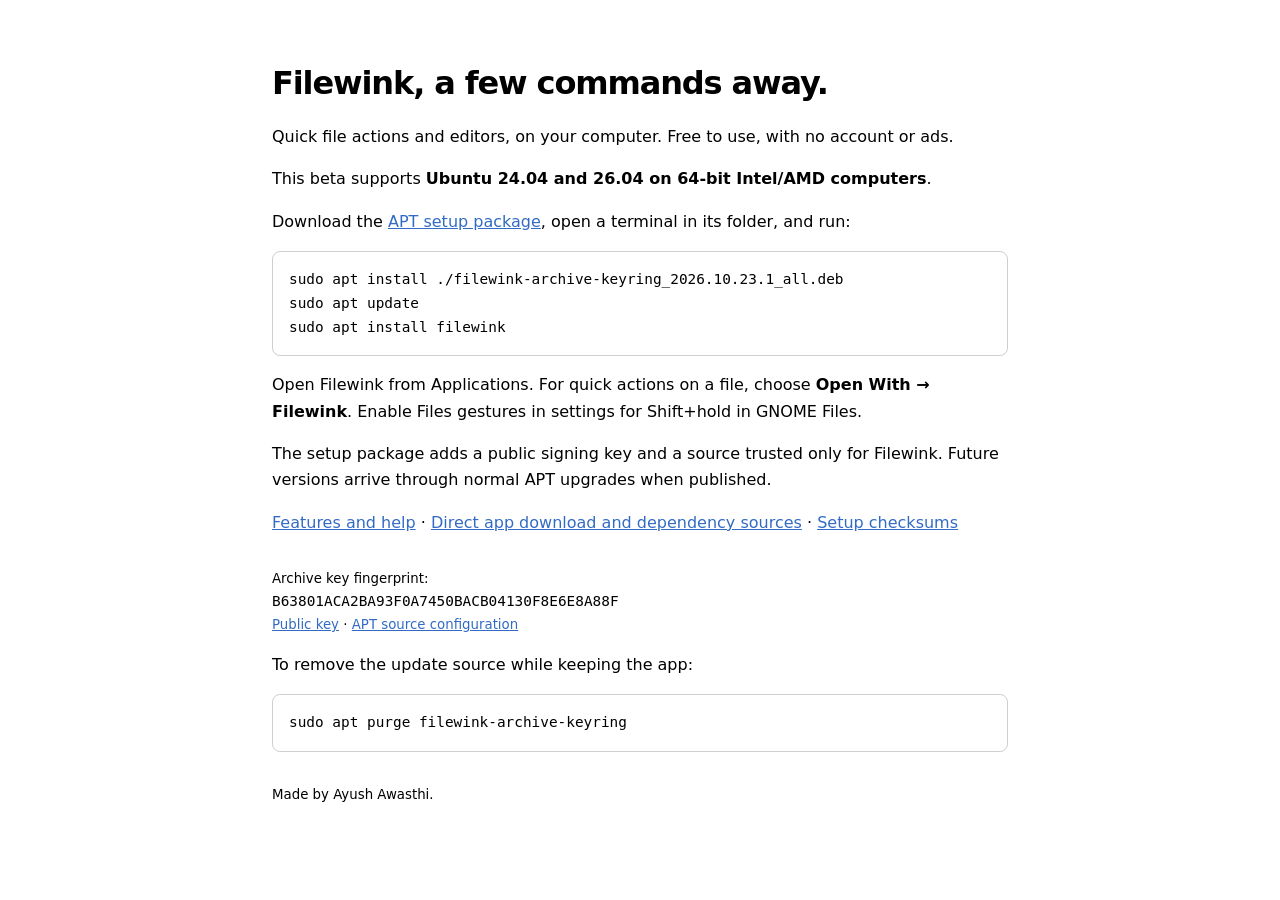
<file: apt/index.html>
<!doctype html>
<html lang="en">
<meta charset="utf-8">
<meta name="viewport" content="width=device-width, initial-scale=1">
<title>Install Filewink with APT</title>
<style>
  :root { color-scheme: light dark; font-family: system-ui, sans-serif; }
  body { max-width: 46rem; margin: 4rem auto; padding: 0 1.25rem; line-height: 1.65; }
  h1 { line-height: 1.2; letter-spacing: -.035em; }
  a { color: #326bc5; }
  pre { padding: 1rem; border: 1px solid #8886; border-radius: .5rem; overflow-x: auto; }
  code { font-size: .9rem; overflow-wrap: anywhere; }
  small { display: block; margin-top: 2rem; }
</style>
<main>
  <h1>Filewink, a few commands away.</h1>
  <p>Quick file actions and editors, on your computer. Free to use, with no account or ads.</p>
  <p>This beta supports <strong>Ubuntu 24.04 and 26.04 on 64-bit Intel/AMD computers</strong>.</p>
  <p>Download the <a href="https://github.com/ayushxaw/filewink-downloads/releases/download/apt-setup-1/filewink-archive-keyring_2026.10.23.1_all.deb">APT setup package</a>, open a terminal in its folder, and run:</p>
  <pre><code>sudo apt install ./filewink-archive-keyring_2026.10.23.1_all.deb
sudo apt update
sudo apt install filewink</code></pre>
  <p>Open Filewink from Applications. For quick actions on a file, choose <strong>Open With → Filewink</strong>. Enable Files gestures in settings for Shift+hold in GNOME Files.</p>
  <p>The setup package adds a public signing key and a source trusted only for Filewink. Future versions arrive through normal APT upgrades when published.</p>
  <p><a href="https://github.com/ayushxaw/filewink-downloads">Features and help</a> · <a href="https://github.com/ayushxaw/filewink-downloads/releases/tag/v0.5.4-beta.1">Direct app download and dependency sources</a> · <a href="https://github.com/ayushxaw/filewink-downloads/releases/tag/apt-setup-1">Setup checksums</a></p>
  <small>Archive key fingerprint:<br><code>B63801ACA2BA93F0A7450BACB04130F8E6E8A88F</code><br><a href="filewink.asc">Public key</a> · <a href="filewink.sources">APT source configuration</a></small>
  <p>To remove the update source while keeping the app:</p>
  <pre><code>sudo apt purge filewink-archive-keyring</code></pre>
  <small>Made by Ayush Awasthi.</small>
</main>
</html>
</file>
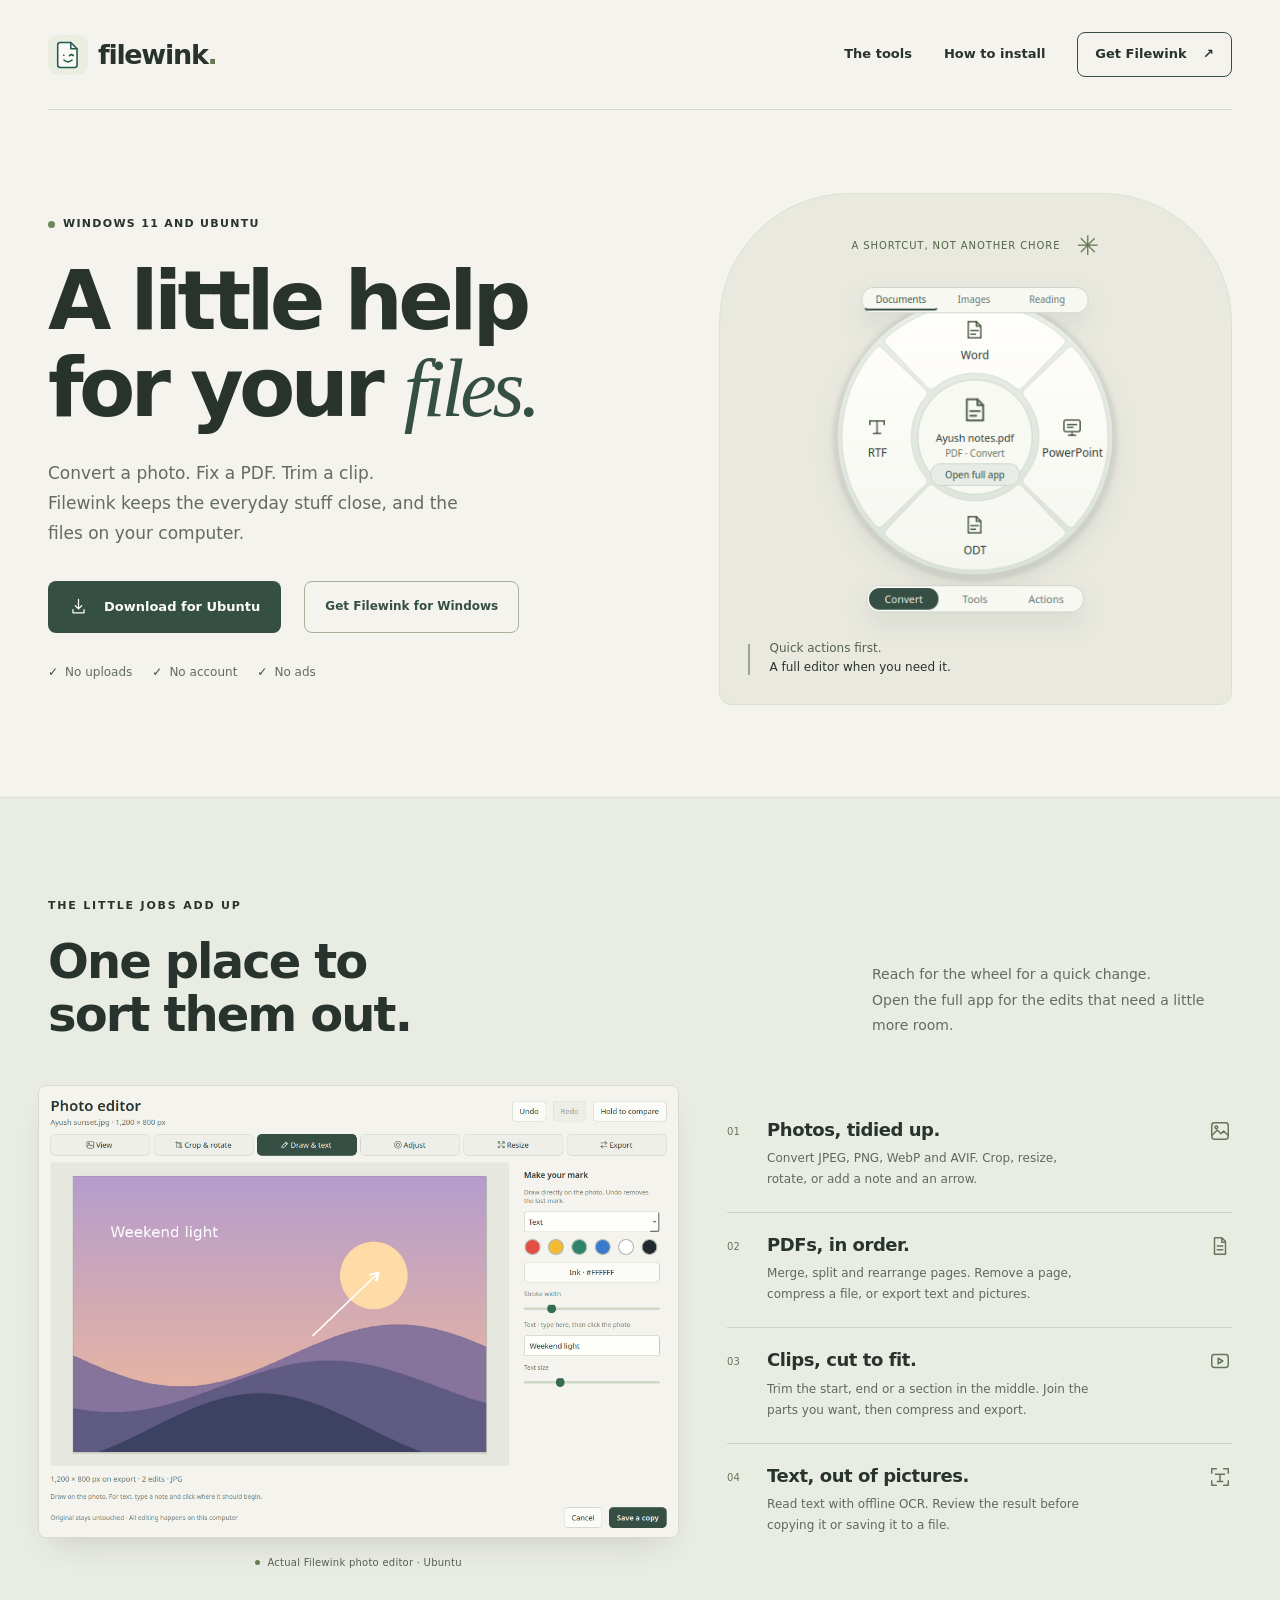
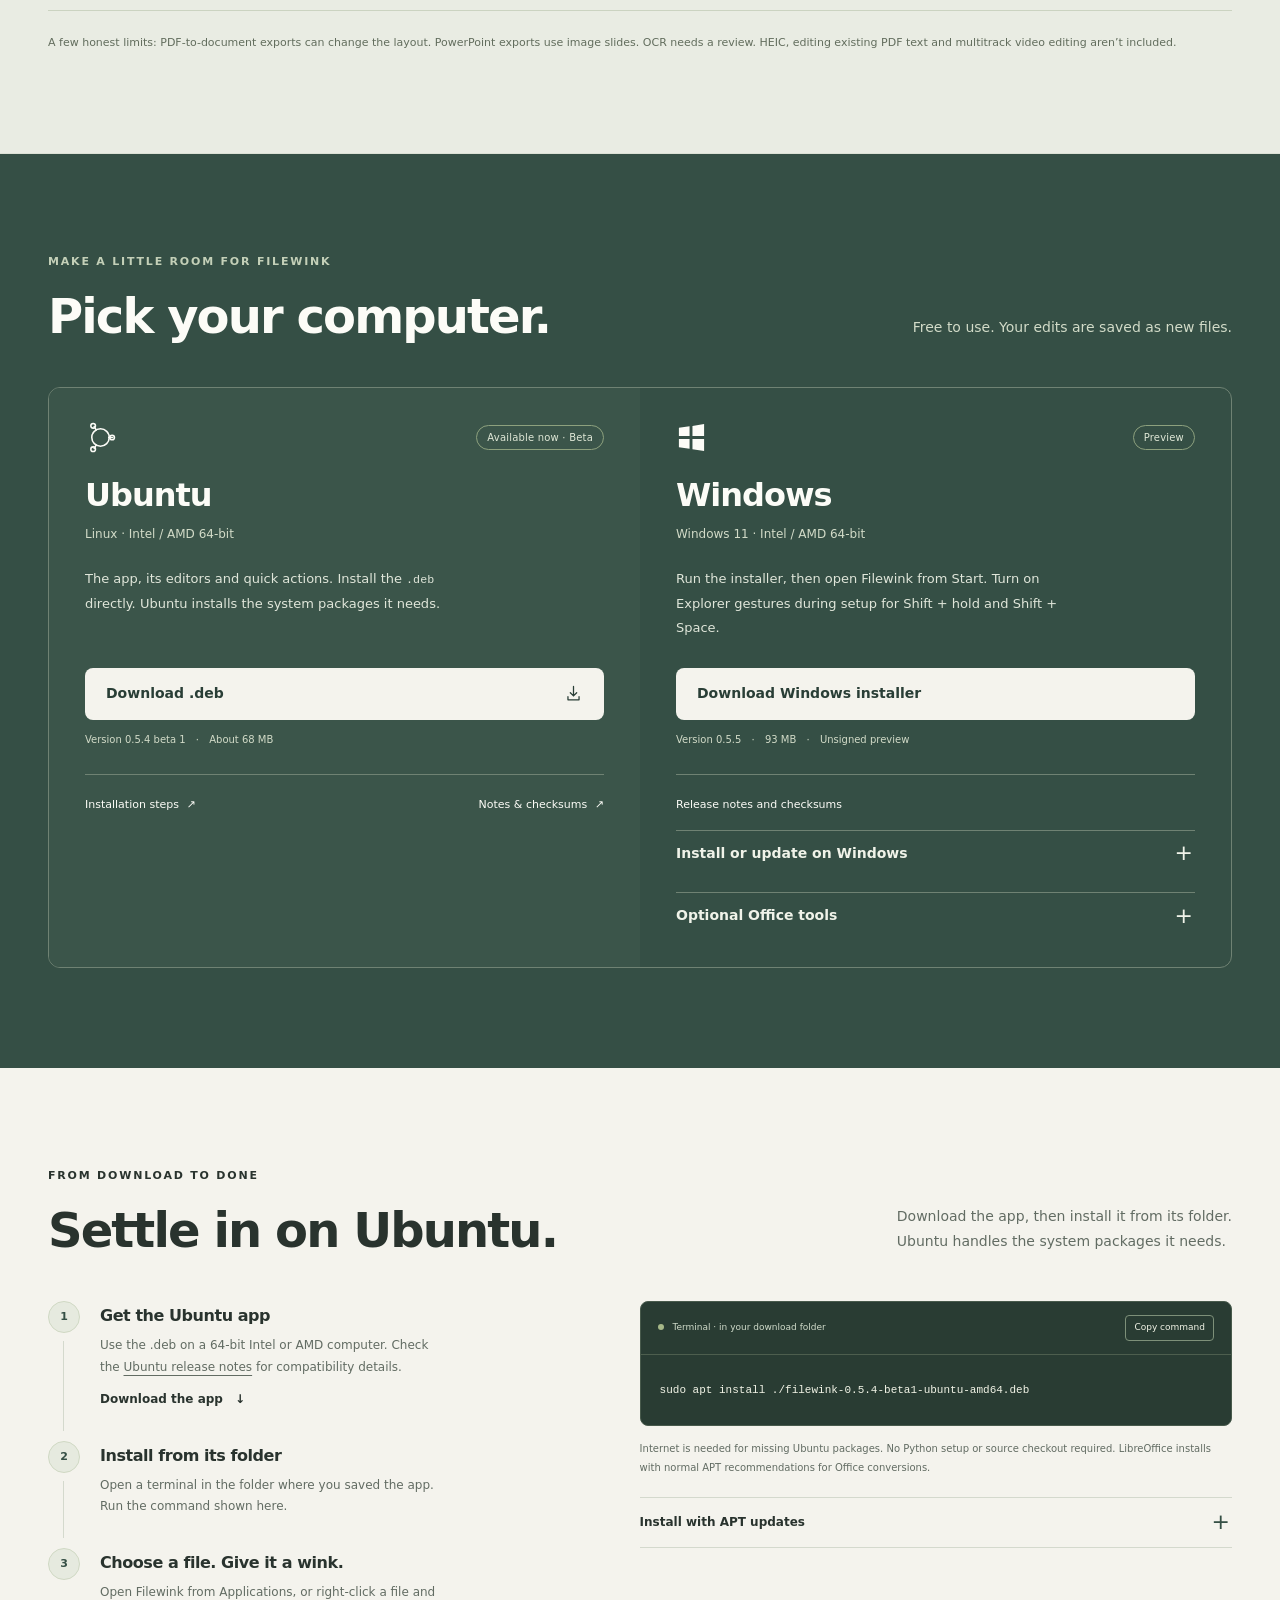
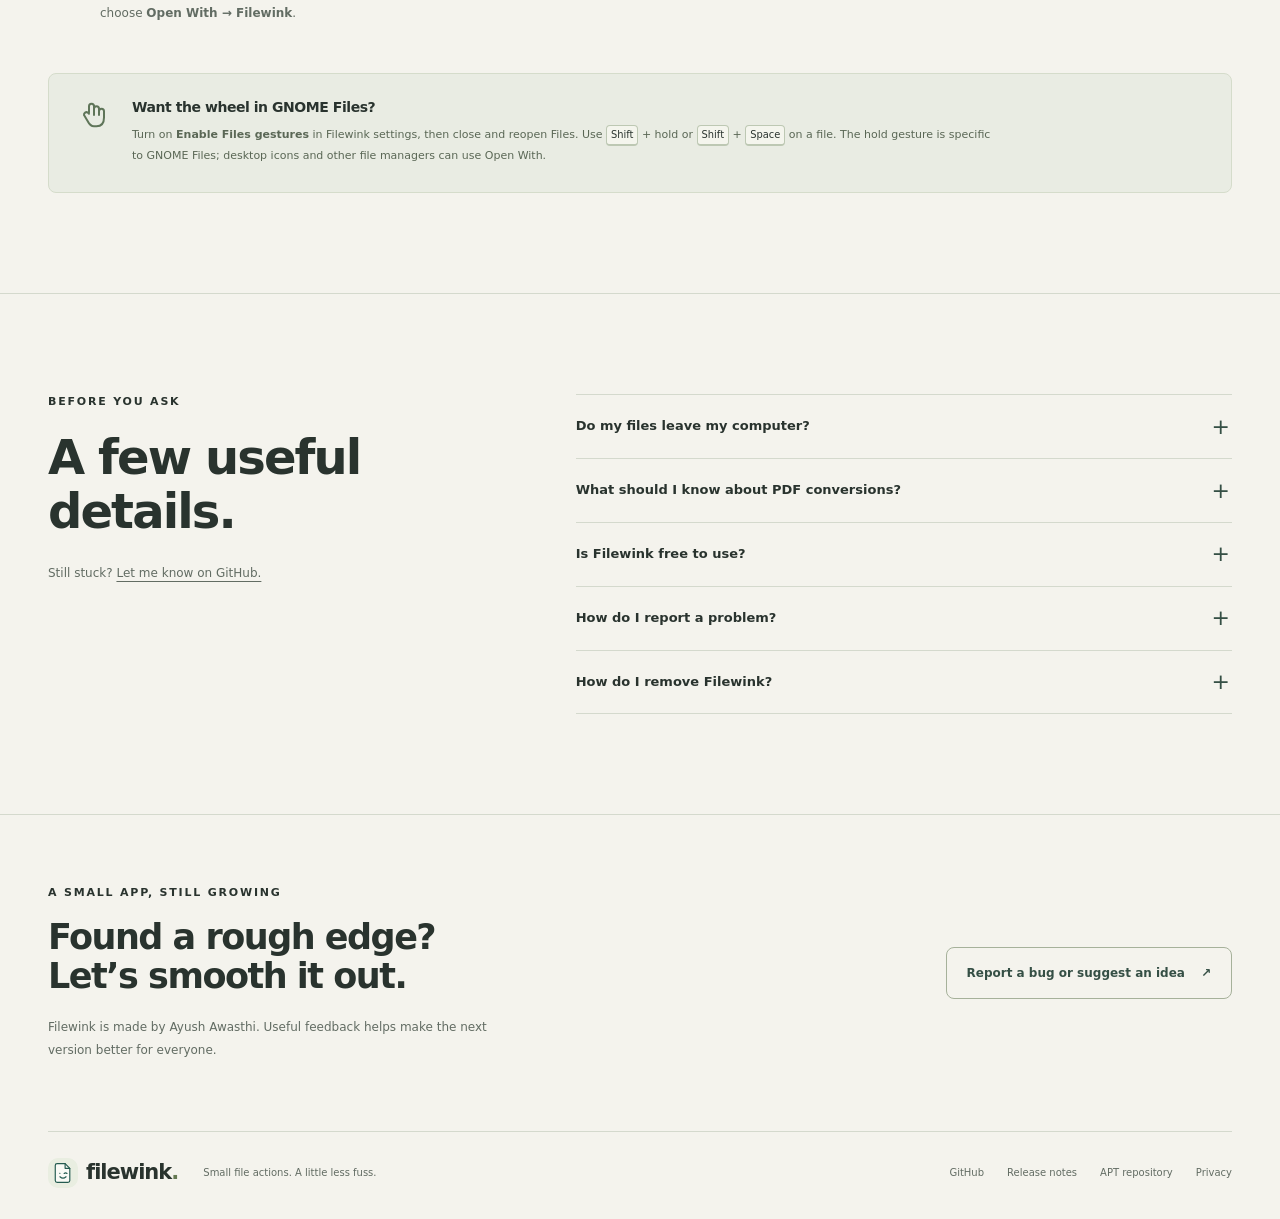
<file: site/index.html>
<!doctype html>
<html lang="en">
  <head>
    <meta charset="utf-8" />
    <meta name="viewport" content="width=device-width, initial-scale=1" />
    <meta name="theme-color" content="#f4f3ed" />
    <meta
      name="description"
      content="Convert photos, edit PDF pages, trim videos and extract text locally. Download Filewink for Windows 11 or Ubuntu."
    />
    <meta property="og:type" content="website" />
    <meta
      property="og:title"
      content="Filewink — a little help for your files"
    />
    <meta
      property="og:description"
      content="Convert a photo. Fix a PDF. Trim a clip. Everyday file tools for Windows 11 and Ubuntu."
    />
    <title>Filewink — a little help for your files</title>
    <link rel="icon" href="assets/filewink.svg" type="image/svg+xml" />
    <link rel="stylesheet" href="styles.css" />
    <script src="script.js" defer></script>
  </head>
  <body>
    <a class="skip-link" href="#main">Skip to content</a>
    <header class="site-header wrap">
      <a class="brand" href="#" aria-label="Filewink home"
        ><img src="assets/filewink.svg" width="40" height="40" alt="" /><span
          >filewink<span class="brand-dot">.</span></span
        ></a
      >
      <nav aria-label="Main navigation">
        <a href="#tools">The tools</a>
        <a href="#install">How to install</a>
        <a class="nav-download" href="#download"
          >Get Filewink <span aria-hidden="true">↗</span></a
        >
      </nav>
    </header>

    <main id="main">
      <section class="hero wrap" aria-labelledby="hero-title">
        <div class="hero-copy">
          <p class="eyebrow">
            <span class="status-dot" aria-hidden="true"></span> Windows 11 and Ubuntu
          </p>
          <h1 id="hero-title">A little help<br />for your <em>files.</em></h1>
          <p class="hero-description">
            Convert a photo. Fix a PDF. Trim a clip.<br class="desktop-break" />
            Filewink keeps the everyday stuff close, and the files on your
            computer.
          </p>
          <div class="hero-actions">
            <a
              class="button button-primary"
              href="https://github.com/ayushxaw/filewink-downloads/releases/download/v0.5.4-beta.1/filewink-0.5.4-beta1-ubuntu-amd64.deb"
              ><svg viewBox="0 0 24 24" aria-hidden="true">
                <path d="M12 3v12m-4-4 4 4 4-4M5 16v4h14v-4" /></svg
              >Download for Ubuntu</a
            >
            <a class="button button-outline" href="#windows-title"
              >Get Filewink for Windows</a
            >
          </div>
          <ul class="local-promises" aria-label="File processing">
            <li>No uploads</li>
            <li>No account</li>
            <li>No ads</li>
          </ul>
        </div>
        <figure class="wheel-preview">
          <div class="preview-heading">
            <span class="small-label">A shortcut, not another chore</span
            ><span class="preview-mark" aria-hidden="true">✳</span>
          </div>
          <div class="wheel-stage">
            <img
              src="assets/action-wheel.png"
              alt="Filewink's compact action wheel showing Word, PowerPoint, ODT and RTF conversion options around a PDF file, with Open full app in the centre."
              width="320"
              height="354"
              fetchpriority="high"
            />
          </div>
          <figcaption>
            <span class="caption-line" aria-hidden="true"></span>Quick actions
            first.<br /><strong>A full editor when you need it.</strong>
          </figcaption>
        </figure>
      </section>

      <section
        id="tools"
        class="tools-section section-pad"
        aria-labelledby="tools-title"
      >
        <div class="wrap">
          <div class="section-heading">
            <div>
              <p class="eyebrow">The little jobs add up</p>
              <h2 id="tools-title">One place to<br />sort them out.</h2>
            </div>
            <p>
              Reach for the wheel for a quick change.<br />Open the full app for
              the edits that need a little more room.
            </p>
          </div>
          <div class="tools-layout">
            <figure class="editor-preview">
              <img
                src="assets/photo-editor.png"
                alt="The Filewink photo editor with crop, draw, adjust, resize and export tools. A sunset illustration has a text label and arrow added."
                width="1120"
                height="790"
                loading="lazy"
              />
              <figcaption>
                <span class="live-dot" aria-hidden="true"></span> Actual
                Filewink photo editor · Ubuntu
              </figcaption>
            </figure>
            <div class="tool-list">
              <article class="tool-row">
                <span class="tool-number" aria-hidden="true">01</span>
                <div>
                  <h3>Photos, tidied up.</h3>
                  <p>
                    Convert JPEG, PNG, WebP and AVIF. Crop, resize, rotate, or
                    add a note and an arrow.
                  </p>
                </div>
                <svg viewBox="0 0 24 24" aria-hidden="true">
                  <rect x="3" y="3" width="18" height="18" rx="3" />
                  <circle cx="8" cy="8" r="1.5" />
                  <path d="m3 17 6-6 4 4 3-3 5 5" />
                </svg>
              </article>
              <article class="tool-row">
                <span class="tool-number" aria-hidden="true">02</span>
                <div>
                  <h3>PDFs, in order.</h3>
                  <p>
                    Merge, split and rearrange pages. Remove a page, compress a
                    file, or export text and pictures.
                  </p>
                </div>
                <svg viewBox="0 0 24 24" aria-hidden="true">
                  <path d="M6 3h8l4 4v14H6zM14 3v5h4M9 12h6m-6 4h6" />
                </svg>
              </article>
              <article class="tool-row">
                <span class="tool-number" aria-hidden="true">03</span>
                <div>
                  <h3>Clips, cut to fit.</h3>
                  <p>
                    Trim the start, end or a section in the middle. Join the
                    parts you want, then compress and export.
                  </p>
                </div>
                <svg viewBox="0 0 24 24" aria-hidden="true">
                  <rect x="3" y="5" width="18" height="14" rx="3" />
                  <path d="m10 9 5 3-5 3z" />
                </svg>
              </article>
              <article class="tool-row">
                <span class="tool-number" aria-hidden="true">04</span>
                <div>
                  <h3>Text, out of pictures.</h3>
                  <p>
                    Read text with offline OCR. Review the result before copying
                    it or saving it to a file.
                  </p>
                </div>
                <svg viewBox="0 0 24 24" aria-hidden="true">
                  <path
                    d="M8 3H3v5m13-5h5v5M3 16v5h5m13-5v5h-5M7 9h10m-5 0v8m-3 0h6"
                  />
                </svg>
              </article>
            </div>
          </div>
          <p class="tools-note">
            A few honest limits: PDF-to-document exports can change the layout.
            PowerPoint exports use image slides. OCR needs a review. HEIC,
            editing existing PDF text and multitrack video editing aren’t
            included.
          </p>
        </div>
      </section>

      <section
        id="download"
        class="download-section section-pad"
        aria-labelledby="download-title"
      >
        <div class="wrap">
          <div class="section-heading">
            <div>
              <p class="eyebrow">Make a little room for Filewink</p>
              <h2 id="download-title">Pick your computer.</h2>
            </div>
            <p>
              Free to use. Your edits are saved as new files.
            </p>
          </div>
          <div class="download-grid">
            <article
              class="download-option available"
              aria-labelledby="ubuntu-title"
            >
              <div class="download-topline">
                <span class="platform-icon" aria-hidden="true"
                  ><svg viewBox="0 0 32 32">
                    <circle cx="16" cy="16" r="9" />
                    <path d="m11.5 8.2-2-3.5m15 11.3h4m-17 7.8-2 3.5" />
                    <circle cx="8.4" cy="3.9" r="2.4" />
                    <circle cx="28" cy="16" r="2.4" />
                    <circle cx="8.4" cy="28.1" r="2.4" /></svg></span
                ><span class="badge">Available now · Beta</span>
              </div>
              <h3 id="ubuntu-title">Ubuntu</h3>
              <p class="platform-detail">
                Linux · Intel / AMD 64-bit
              </p>
              <p class="platform-description">
                The app, its editors and quick actions. Install the
                <span class="file-type">.deb</span> directly. Ubuntu installs
                the system packages it needs.
              </p>
              <a
                class="button button-light"
                href="https://github.com/ayushxaw/filewink-downloads/releases/download/v0.5.4-beta.1/filewink-0.5.4-beta1-ubuntu-amd64.deb"
                >Download .deb
                <svg viewBox="0 0 24 24" aria-hidden="true">
                  <path d="M12 3v12m-4-4 4 4 4-4M5 16v4h14v-4" /></svg
              ></a>
              <p class="download-meta">
                Version 0.5.4 beta 1 <span aria-hidden="true">·</span> About 68
                MB
              </p>
              <div class="download-secondary">
                <a href="#install"
                  >Installation steps <span aria-hidden="true">↗</span></a
                ><a
                  href="https://github.com/ayushxaw/filewink-downloads/releases/tag/v0.5.4-beta.1"
                  >Notes &amp; checksums <span aria-hidden="true">↗</span></a
                >
              </div>
            </article>
            <article
              class="download-option"
              aria-labelledby="windows-title"
            >
              <div class="download-topline">
                <span class="platform-icon" aria-hidden="true"
                  ><svg class="windows-icon" viewBox="0 0 32 32">
                    <path
                      d="M3 6 14 4.5v10H3zm14-2L29 2v12.5H17zM3 17.5h11v10L3 26zm14 0h12V30l-12-2z"
                    /></svg></span
                ><span class="badge">Preview</span>
              </div>
              <h3 id="windows-title">Windows</h3>
              <p class="platform-detail">Windows 11 · Intel / AMD 64-bit</p>
              <p class="platform-description">
                Run the installer, then open Filewink from Start. Turn on
                Explorer gestures during setup for Shift + hold and Shift + Space.
              </p>
              <a
                class="button button-light"
                href="https://github.com/ayushxaw/filewink-downloads/releases/download/v0.5.5-windows-preview.1/Filewink-0.5.5-Setup-x64.exe"
                >Download Windows installer</a
              >
              <p class="download-meta">
                Version 0.5.5 <span aria-hidden="true">·</span> 93 MB
                <span aria-hidden="true">·</span> Unsigned preview
              </p>
              <div class="download-secondary">
                <a
                  href="https://github.com/ayushxaw/filewink-downloads/releases/tag/v0.5.5-windows-preview.1"
                  >Release notes and checksums</a
                >
              </div>
              <details class="windows-setup">
                <summary>Install or update on Windows</summary>
                <ol>
                  <li>Save your work and quit Filewink, then run setup. You can install over your existing copy. If setup finds Filewink open, close it and choose <strong>Retry</strong>.</li>
                  <li>If setup asks for the Visual C++ runtime, install it from the Microsoft link in setup. Return to setup and choose <strong>Check again</strong>.</li>
                  <li>Choose <strong>Open Filewink</strong> when setup finishes, or launch it from Start. Enable Explorer gestures during setup or in Settings to use Shift + hold.</li>
                </ol>
                <p>
                  SmartScreen may show a warning for the unsigned preview.
                  Use the official download button and check the release
                  checksum if you’re unsure about your copy.
                </p>
              </details>
              <details class="windows-setup">
                <summary>Optional Office tools</summary>
                <p>
                  Filewink can use desktop Word, PowerPoint or Excel for
                  supported PDF conversions. We’re still testing those apps on
                  Windows 11. If the matching app is missing, Filewink can use
                  LibreOffice. Install the Windows 64-bit version, then reopen
                  Filewink.
                </p>
                <p>
                  <a href="https://www.libreoffice.org/download/">Get LibreOffice</a>
                  <span class="office-download-size">· About 376 MB</span>
                </p>
              </details>
            </article>
          </div>
        </div>
      </section>

      <section
        id="install"
        class="install-section section-pad wrap"
        aria-labelledby="install-title"
      >
        <div class="section-heading">
          <div>
            <p class="eyebrow">From download to done</p>
            <h2 id="install-title">Settle in on Ubuntu.</h2>
          </div>
          <p>
            Download the app, then install it from its folder.<br />Ubuntu
            handles the system packages it needs.
          </p>
        </div>
        <div class="install-layout">
          <ol class="install-steps">
            <li>
              <span class="step-number" aria-hidden="true">1</span>
              <div>
                <h3>Get the Ubuntu app</h3>
                <p>
                  Use the .deb on a 64-bit Intel or AMD computer. Check the
                  <a href="https://github.com/ayushxaw/filewink-downloads/releases/tag/v0.5.4-beta.1">Ubuntu release notes</a>
                  for compatibility details.
                </p>
                <a
                  class="text-link"
                  href="https://github.com/ayushxaw/filewink-downloads/releases/download/v0.5.4-beta.1/filewink-0.5.4-beta1-ubuntu-amd64.deb"
                  >Download the app <span aria-hidden="true">↓</span></a
                >
              </div>
            </li>
            <li>
              <span class="step-number" aria-hidden="true">2</span>
              <div>
                <h3>Install from its folder</h3>
                <p>
                  Open a terminal in the folder where you saved the app.
                  Run the command shown here.
                </p>
              </div>
            </li>
            <li>
              <span class="step-number" aria-hidden="true">3</span>
              <div>
                <h3>Choose a file. Give it a wink.</h3>
                <p>
                  Open Filewink from Applications, or right-click a file and
                  choose <strong>Open With → Filewink</strong>.
                </p>
              </div>
            </li>
          </ol>
          <div class="terminal-group">
            <div class="terminal">
              <div class="terminal-bar">
                <span
                  ><span class="terminal-dot" aria-hidden="true"></span>
                  Terminal · in your download folder</span
                ><button
                  class="copy-button"
                  type="button"
                  data-copy="apt-commands"
                  aria-label="Copy the Ubuntu app installation command"
                >
                  Copy command
                </button>
              </div>
              <pre><code id="apt-commands">sudo apt install ./filewink-0.5.4-beta1-ubuntu-amd64.deb</code></pre>
            </div>
            <p class="terminal-note">
              Internet is needed for missing Ubuntu packages. No Python setup or
              source checkout required. LibreOffice installs with normal APT
              recommendations for Office conversions.
            </p>
            <details class="install-detail">
              <summary>Install with APT updates</summary>
              <div>
                <p>
                  Download the
                  <a href="https://github.com/ayushxaw/filewink-downloads/releases/download/apt-setup-1/filewink-archive-keyring_2026.10.23.1_all.deb">APT setup package</a>.
                  Open a terminal in its folder and run these commands.
                </p>
                <pre><code>sudo apt install ./filewink-archive-keyring_2026.10.23.1_all.deb
sudo apt update
sudo apt install filewink</code></pre>
                <p>
                  Once the source is set up, new releases arrive with normal
                  APT upgrades. See the <a href="apt/">signed repository details</a>.
                </p>
              </div>
            </details>
          </div>
        </div>
        <aside class="gesture-note">
          <svg viewBox="0 0 24 24" aria-hidden="true">
            <path
              d="M8 10V5a2 2 0 0 1 4 0v7m0-5a2 2 0 0 1 4 0v5m0-3a2 2 0 0 1 4 0v5c0 5-2 7-6 7h-2c-3 0-4-2-5-4l-3-5a2 2 0 0 1 3-2l1 1"
            />
          </svg>
          <div>
            <h3>Want the wheel in GNOME Files?</h3>
            <p>
              Turn on <strong>Enable Files gestures</strong> in Filewink
              settings, then close and reopen Files. Use <kbd>Shift</kbd> + hold
              or <kbd>Shift</kbd> + <kbd>Space</kbd> on a file. The hold gesture
              is specific to GNOME Files; desktop icons and other file managers
              can use Open With.
            </p>
          </div>
        </aside>
      </section>

      <section class="faq-section section-pad" aria-labelledby="faq-title">
        <div class="wrap faq-layout">
          <div>
            <p class="eyebrow">Before you ask</p>
            <h2 id="faq-title">A few useful<br />details.</h2>
            <p class="faq-intro">
              Still stuck?
              <a href="https://github.com/ayushxaw/filewink-downloads/issues"
                >Let me know on GitHub.</a
              >
            </p>
          </div>
          <div class="faq-list">
            <details>
              <summary>Do my files leave my computer?</summary>
              <div>
                <p>
                  File processing happens locally. You don’t upload your files
                  or create an account. Installing the app and downloading
                  missing dependencies need an internet connection.
                </p>
              </div>
            </details>
            <details>
              <summary>What should I know about PDF conversions?</summary>
              <div>
                <p>
                  PDF-to-document exports can change the original layout, and
                  PDF-to-PowerPoint creates slides made from page images. Keep
                  original signed PDFs: editing a signed document can affect its
                  signature. Filewink does not edit existing PDF text.
                </p>
              </div>
            </details>
            <details>
              <summary>Is Filewink free to use?</summary>
              <div>
                <p>
                  Yes. The application and its dependencies retain their
                  individual licences, available in the app under
                  <strong>About → Third-party licences</strong>. A voluntary
                  “Buy me a cookie” support link will be added when it’s ready.
                </p>
              </div>
            </details>
            <details>
              <summary>How do I report a problem?</summary>
              <div>
                <p>
                  <a
                    href="https://github.com/ayushxaw/filewink-downloads/issues/new"
                    >Open a GitHub issue</a
                  >
                  with your Windows or Ubuntu version, what you tried and what happened. A
                  screenshot or small sample can help. Leave private files,
                  passwords and personal information out of public reports.
                </p>
              </div>
            </details>
            <details>
              <summary>How do I remove Filewink?</summary>
              <div>
                <p>
                  If you enabled gestures, remove their integration before
                  uninstalling. Quit Filewink, then run:
                </p>
                <pre><code>filewink-integrate --uninstall
sudo apt remove filewink
sudo apt purge filewink-archive-keyring</code></pre>
                <p>
                  The last command is only needed if you set up APT updates.
                  Your originals, generated files and settings are kept. To
                  disable just the update source while keeping the app, run only
                  the last command.
                </p>
              </div>
            </details>
          </div>
        </div>
      </section>

      <section class="support-section wrap" aria-labelledby="support-title">
        <div>
          <p class="eyebrow">A small app, still growing</p>
          <h2 id="support-title">
            Found a rough edge?<br />Let’s smooth it out.
          </h2>
          <p>
            Filewink is made by Ayush Awasthi. Useful feedback helps make the
            next version better for everyone.
          </p>
        </div>
        <a
          class="button button-outline"
          href="https://github.com/ayushxaw/filewink-downloads/issues"
          >Report a bug or suggest an idea <span aria-hidden="true">↗</span></a
        >
      </section>
    </main>
    <footer class="site-footer wrap">
      <a class="brand footer-brand" href="#" aria-label="Back to Filewink home"
        ><img src="assets/filewink.svg" width="30" height="30" alt="" /><span
          >filewink<span class="brand-dot">.</span></span
        ></a
      >
      <p>Small file actions. A little less fuss.</p>
      <div>
        <a href="https://github.com/ayushxaw/filewink-downloads">GitHub</a
        ><a href="https://github.com/ayushxaw/filewink-downloads/releases"
          >Release notes</a
        ><a href="apt/">APT repository</a><a href="privacy.html">Privacy</a>
      </div>
    </footer>
    <p class="sr-only" role="status" aria-live="polite" id="copy-status"></p>
  </body>
</html>
</file>
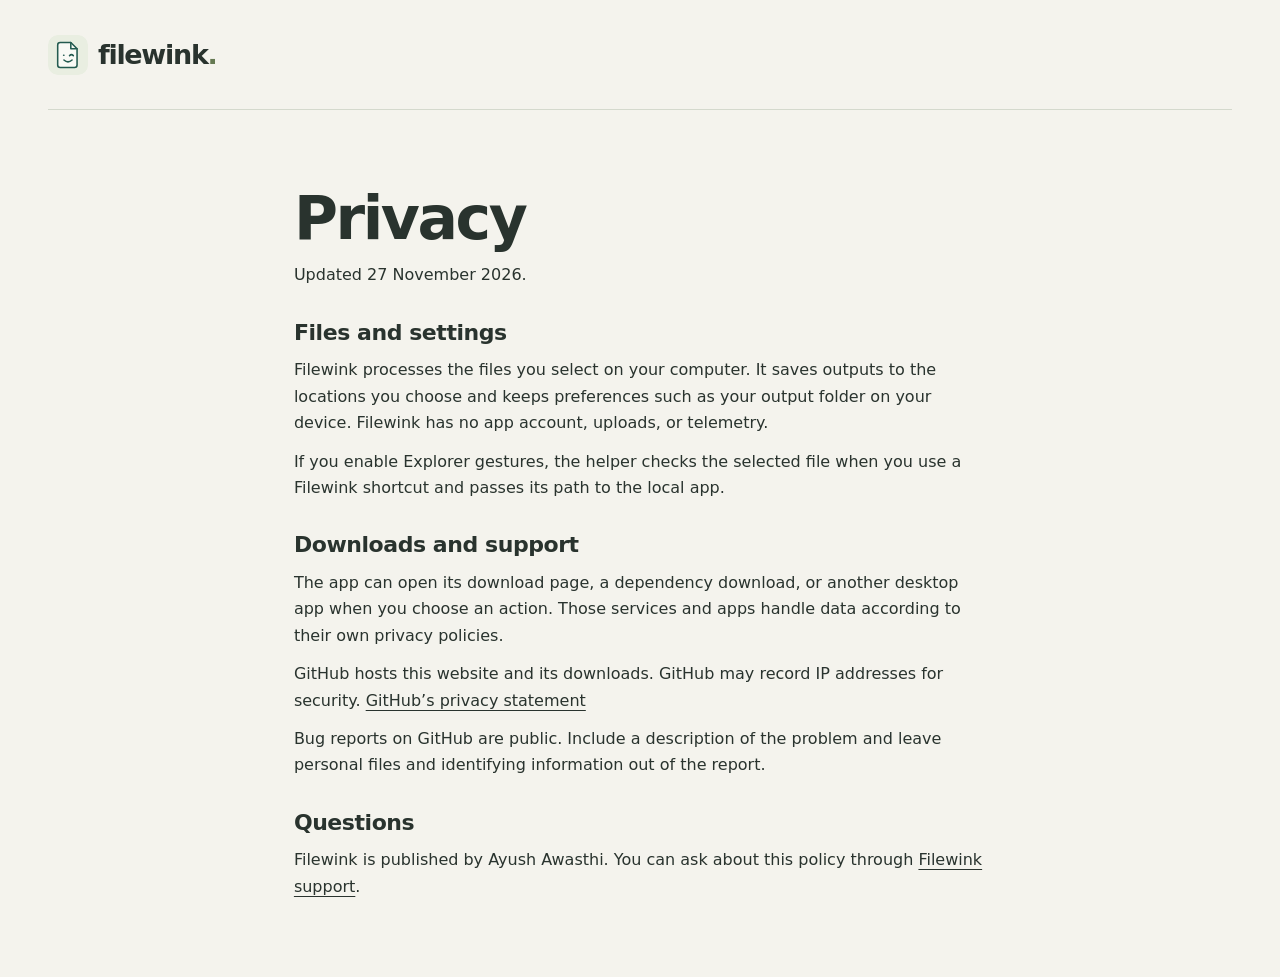
<file: site/privacy.html>
<!doctype html>
<html lang="en">
  <head>
    <meta charset="utf-8" />
    <meta name="viewport" content="width=device-width, initial-scale=1" />
    <meta name="description" content="How the Filewink desktop app and download site handle your data." />
    <title>Privacy · Filewink</title>
    <link rel="icon" href="assets/filewink.svg" type="image/svg+xml" />
    <link rel="stylesheet" href="styles.css" />
  </head>
  <body>
    <a class="skip-link" href="#main">Skip to content</a>
    <header class="site-header wrap">
      <a class="brand" href="./" aria-label="Filewink home">
        <img src="assets/filewink.svg" width="40" height="40" alt="" />
        <span>filewink<span class="brand-dot">.</span></span>
      </a>
    </header>
    <main class="privacy-page wrap" id="main">
      <h1>Privacy</h1>
      <p>Updated <time datetime="2026-11-27">27 November 2026</time>.</p>
      <h2>Files and settings</h2>
      <p>Filewink processes the files you select on your computer. It saves outputs to the locations you choose and keeps preferences such as your output folder on your device. Filewink has no app account, uploads, or telemetry.</p>
      <p>If you enable Explorer gestures, the helper checks the selected file when you use a Filewink shortcut and passes its path to the local app.</p>
      <h2>Downloads and support</h2>
      <p>The app can open its download page, a dependency download, or another desktop app when you choose an action. Those services and apps handle data according to their own privacy policies.</p>
      <p>GitHub hosts this website and its downloads. GitHub may record IP addresses for security. <a href="https://docs.github.com/en/site-policy/privacy-policies/github-general-privacy-statement">GitHub’s privacy statement</a></p>
      <p>Bug reports on GitHub are public. Include a description of the problem and leave personal files and identifying information out of the report.</p>
      <h2>Questions</h2>
      <p>Filewink is published by Ayush Awasthi. You can ask about this policy through <a href="https://github.com/ayushxaw/filewink-downloads/issues">Filewink support</a>.</p>
    </main>
  </body>
</html>
</file>
<file: site/styles.css>
@charset "UTF-8";

:root {
  --paper: #f4f3ed;
  --paper-deep: #e9e9df;
  --white: #fcfcf7;
  --forest: #354f45;
  --forest-deep: #293e36;
  --ink: #29332e;
  --muted: #626c63;
  --line: #d4d9cd;
  --warm: #d6a46d;
  --radius: 8px;
  --max: 1184px;
}
* {
  box-sizing: border-box;
}
html {
  scroll-behavior: smooth;
  scroll-padding-top: 28px;
}
body {
  margin: 0;
  background: var(--paper);
  color: var(--ink);
  font-family:
    "Trebuchet MS",
    Verdana,
    "DejaVu Sans",
    sans-serif;
  font-size: 16px;
  line-height: 1.6;
  -webkit-font-smoothing: antialiased;
}
a {
  color: inherit;
  text-underline-offset: 4px;
  text-decoration-thickness: 1px;
}
a:hover {
  text-decoration-thickness: 2px;
}
a:focus-visible,
button:focus-visible,
summary:focus-visible {
  outline: 3px solid #a65d24;
  outline-offset: 5px;
}
img {
  display: block;
  max-width: 100%;
  height: auto;
}
button {
  font: inherit;
}
svg {
  fill: none;
  stroke: currentColor;
  stroke-width: 1.6;
  stroke-linecap: round;
  stroke-linejoin: round;
}
h1,
h2,
h3,
p,
figure {
  margin: 0;
}
h1,
h2,
h3 {
  line-height: 1.12;
  font-weight: 600;
}
h2 {
  font-size: clamp(32px, 3.8vw, 48px);
  letter-spacing: -1.9px;
}
h3 {
  font-size: 19px;
  letter-spacing: -0.45px;
}
.wrap {
  width: min(var(--max), calc(100% - 96px));
  margin-inline: auto;
}
.section-pad {
  padding-block: 100px;
}
.eyebrow {
  font-size: 11px;
  line-height: 1.5;
  font-weight: 700;
  letter-spacing: 1.8px;
  text-transform: uppercase;
  margin-bottom: 20px;
}
.skip-link {
  position: absolute;
  top: 8px;
  left: 12px;
  z-index: 20;
  padding: 12px 20px;
  background: var(--forest);
  color: var(--white);
  transform: translateY(-160%);
  border-radius: 4px;
}
.skip-link:focus {
  transform: none;
}
.site-header {
  height: 110px;
  display: flex;
  align-items: center;
  justify-content: space-between;
  border-bottom: 1px solid var(--line);
}
.brand {
  display: inline-flex;
  align-items: center;
  gap: 10px;
  text-decoration: none;
  font-size: 27px;
  font-weight: 700;
  letter-spacing: -1.3px;
  line-height: 1;
}
.brand-dot {
  color: #657952;
}
.brand img {
  border-radius: 10px;
}
.site-header nav {
  display: flex;
  gap: 32px;
  align-items: center;
  font-size: 13px;
  font-weight: 550;
}
.site-header nav a {
  text-decoration: none;
}
.site-header nav a:hover {
  text-decoration: underline;
}
.site-header .nav-download {
  padding: 11px 17px;
  border: 1px solid var(--forest);
  border-radius: var(--radius);
}
.nav-download span {
  margin-left: 12px;
}
.hero {
  display: grid;
  grid-template-columns: 1.15fr 1fr;
  gap: 80px;
  align-items: center;
  padding-block: 83px 92px;
}
.hero > *,
.tools-layout > *,
.download-grid > *,
.install-layout > *,
.faq-layout > * {
  min-width: 0;
}
.hero-copy .eyebrow {
  display: flex;
  align-items: center;
  gap: 8px;
  letter-spacing: 1.3px;
  margin-bottom: 25px;
}
.status-dot {
  display: inline-block;
  width: 7px;
  height: 7px;
  border-radius: 50%;
  background: #6d8657;
  flex-shrink: 0;
}
h1 {
  font-size: clamp(54px, 6.5vw, 82px);
  letter-spacing: -4.7px;
  line-height: 1.06;
  font-weight: 600;
}
h1 em {
  font-family: Georgia, "Times New Roman", serif;
  font-weight: 400;
  color: var(--forest);
  letter-spacing: -4px;
}
.hero-description {
  font-size: 17px;
  color: var(--muted);
  line-height: 1.75;
  margin-top: 27px;
  max-width: 440px;
}
.hero-actions {
  display: flex;
  align-items: center;
  gap: 23px;
  flex-wrap: wrap;
  margin-top: 32px;
}
.button {
  display: inline-flex;
  gap: 16px;
  align-items: center;
  justify-content: center;
  padding: 14px 20px;
  min-height: 52px;
  border: 1px solid transparent;
  border-radius: var(--radius);
  font-size: 13px;
  font-weight: 600;
  line-height: 1.4;
  text-decoration: none;
  transition:
    background-color 0.18s ease,
    transform 0.18s ease,
    box-shadow 0.18s ease;
}
.button:hover {
  text-decoration: none;
  transform: translateY(-2px);
  box-shadow: 0 4px 0 rgba(41, 51, 46, 0.08);
}
.button svg {
  width: 19px;
  height: 19px;
  flex-shrink: 0;
}
.button-primary {
  background: var(--forest);
  color: var(--white);
}
.button-primary:hover {
  background: var(--forest-deep);
}
.button-outline {
  color: var(--forest-deep);
  border-color: #a7b3a1;
}
.button-outline:hover {
  background: #e9ede3;
}
.text-link {
  display: inline-flex;
  gap: 12px;
  align-items: center;
  font-size: 13px;
  font-weight: 600;
  text-decoration: none;
}
.text-link:hover {
  text-decoration: underline;
}
.release-caption {
  margin-top: 15px;
  color: var(--muted);
  font-size: 10px;
  line-height: 1.8;
}
.release-caption span {
  margin-inline: 4px;
}
.local-promises {
  display: flex;
  gap: 20px;
  flex-wrap: wrap;
  list-style: none;
  margin: 30px 0 0;
  padding: 0;
  font-size: 12px;
  color: var(--muted);
}
.local-promises li::before {
  content: "✓";
  color: var(--forest);
  margin-right: 7px;
  font-weight: 700;
}
.wheel-preview {
  position: relative;
  background: var(--paper-deep);
  border: 1px solid #dce0d3;
  border-radius: 130px 130px 12px 12px;
  min-height: 512px;
  padding: 24px 28px 27px;
  display: flex;
  flex-direction: column;
  justify-content: space-between;
  animation: arrive 0.65s ease-out both;
}
.preview-heading {
  display: flex;
  gap: 16px;
  align-items: center;
  justify-content: center;
  padding-top: 6px;
}
.small-label {
  font-size: 10px;
  letter-spacing: 0.9px;
  text-transform: uppercase;
  color: #526448;
}
.preview-mark {
  font-size: 27px;
  color: #687a55;
}
.wheel-stage {
  display: grid;
  place-items: center;
  padding-block: 12px;
}
.wheel-stage img {
  width: 300px;
  filter: drop-shadow(0 12px 12px rgba(41, 51, 46, 0.08));
}
.wheel-preview figcaption {
  padding-left: 22px;
  position: relative;
  font-size: 12px;
  line-height: 1.6;
  color: #526052;
}
.wheel-preview figcaption strong {
  font-weight: 500;
  color: var(--ink);
}
.caption-line {
  position: absolute;
  left: 0;
  top: 5px;
  width: 2px;
  height: 31px;
  background: #9ba68e;
}
.section-heading {
  display: flex;
  justify-content: space-between;
  gap: 40px;
  align-items: flex-end;
  margin-bottom: 43px;
}
.section-heading > p {
  color: var(--muted);
  font-size: 14px;
  max-width: 360px;
  margin-bottom: 4px;
  line-height: 1.8;
}
.tools-section {
  background: #e9ece3;
  border-block: 1px solid #dce1d5;
}
.tools-layout {
  display: grid;
  grid-template-columns: 1.25fr 1fr;
  gap: 48px;
  align-items: center;
}
.editor-preview {
  margin-left: -10px;
}
.editor-preview img {
  border-radius: 8px;
  border: 1px solid #d7ddce;
  box-shadow: 0 15px 32px -15px rgba(41, 51, 46, 0.2);
}
.editor-preview figcaption {
  font-size: 10px;
  letter-spacing: 0.25px;
  color: #526052;
  margin-top: 17px;
  display: flex;
  justify-content: center;
  align-items: center;
  gap: 7px;
}
.live-dot {
  display: inline-block;
  width: 5px;
  height: 5px;
  background: #647c51;
  border-radius: 50%;
}
.tool-row {
  display: grid;
  grid-template-columns: 25px 1fr 23px;
  gap: 15px;
  padding-block: 22px;
  border-top: 1px solid #cbd3c1;
  align-items: start;
}
.tool-row:first-child {
  padding-top: 0;
  border-top: 0;
}
.tool-row:last-child {
  padding-bottom: 0;
}
.tool-number {
  font-size: 10px;
  color: #667759;
  padding-top: 4px;
  font-variant-numeric: tabular-nums;
}
.tool-row h3 {
  font-size: 18px;
  margin-bottom: 8px;
}
.tool-row p {
  font-size: 12px;
  line-height: 1.75;
  color: #5e695c;
  max-width: 330px;
}
.tool-row svg {
  width: 22px;
  height: 22px;
  color: #667759;
}
.tools-note {
  font-size: 11px;
  color: #626d5d;
  line-height: 1.8;
  border-top: 1px solid #cbd3c1;
  padding-top: 22px;
  margin-top: 39px;
  max-width: 100%;
}
.download-section {
  background: var(--forest);
  color: var(--white);
}
.download-section .eyebrow {
  color: #c4d0b8;
}
.download-section .section-heading > p {
  color: #d2dbc8;
}
.download-grid {
  display: grid;
  grid-template-columns: 1fr 1fr;
  gap: 0;
  border: 1px solid #6f8273;
  border-radius: 12px;
  overflow: hidden;
}
.download-option {
  padding: 34px 36px 28px;
  display: flex;
  flex-direction: column;
}
.available {
  background: #3b554a;
}
.upcoming {
  border-left: 1px solid #6f8273;
}
.download-topline {
  display: flex;
  justify-content: space-between;
  align-items: center;
  margin-bottom: 25px;
  gap: 15px;
}
.platform-icon svg {
  width: 31px;
  height: 31px;
  stroke-width: 1.6;
  display: block;
}
.windows-icon {
  fill: currentColor;
  stroke: none;
}
.badge {
  font-size: 10px;
  letter-spacing: 0.2px;
  border: 1px solid #8da17e;
  border-radius: 30px;
  padding: 4px 10px;
  color: #e0e8d7;
  line-height: 1.5;
}
.badge-muted {
  color: #ced5cc;
  border-color: #738576;
}
.download-option h3 {
  font-size: 32px;
  letter-spacing: -1px;
}
.platform-detail {
  font-size: 12px;
  color: #d2dbc8;
  margin-top: 11px;
}
.platform-description {
  font-size: 13px;
  line-height: 1.9;
  color: #e0e6da;
  margin-block: 23px 27px;
  max-width: 390px;
  min-height: 74px;
}
.file-type {
  font-family: ui-monospace, SFMono-Regular, Consolas, monospace;
  font-size: 0.9em;
}
.button-light {
  background: #f4f3ed;
  color: var(--forest-deep);
  justify-content: space-between;
  width: 100%;
  font-size: 14px;
}
.button-light:hover {
  background: #e4e9d8;
}
.download-meta {
  font-size: 10px;
  color: #d2dbc8;
  margin-top: 12px;
}
.download-meta span {
  padding-inline: 7px;
}
.download-secondary {
  border-top: 1px solid #6f8273;
  margin-top: 26px;
  padding-top: 21px;
  display: flex;
  gap: 16px;
  flex-wrap: wrap;
  font-size: 11px;
  justify-content: space-between;
}
.download-secondary a {
  text-decoration: none;
}
.download-secondary a:hover {
  text-decoration: underline;
}
.windows-setup {
  margin-top: 16px;
  border-top: 1px solid #6f8273;
  font-size: 0.875rem;
  color: #f0f3e9;
  line-height: 1.55;
}
.windows-setup summary {
  padding-block: 12px;
  font-weight: 600;
}
.windows-setup summary::after {
  color: #f0f3e9;
}
.windows-setup ol {
  padding-inline-start: 1.3em;
}
.windows-setup li + li {
  margin-top: 6px;
}
.windows-setup p {
  margin: 12px 0 0;
}
.windows-setup summary + p {
  margin-top: 0;
}
.office-download-size {
  color: #d2dbc8;
}
.install-detail pre {
  overflow-x: auto;
}
.download-secondary span {
  padding-left: 4px;
}
.coming-soon-label {
  min-height: 52px;
  display: flex;
  align-items: center;
  gap: 10px;
  font-size: 12px;
  border: 1px solid #6c7e6d;
  border-radius: var(--radius);
  padding: 14px 19px;
  color: #e0e6da;
}
.coming-soon-label .status-dot {
  background: #c7d1b5;
}
.platform-footnote {
  margin-top: 23px;
  color: #d2dbc8;
  font-size: 11px;
  line-height: 1.8;
}
.install-layout {
  display: grid;
  grid-template-columns: 0.95fr 1.1fr;
  gap: 80px;
  align-items: start;
}
.install-steps {
  list-style: none;
  margin: 0;
  padding: 0;
}
.install-steps li {
  display: flex;
  gap: 20px;
  padding-bottom: 30px;
  position: relative;
}
.install-steps li:last-child {
  padding-bottom: 0;
}
.install-steps li:not(:last-child)::after {
  content: "";
  position: absolute;
  top: 40px;
  left: 15px;
  bottom: 10px;
  width: 1px;
  background: var(--line);
}
.step-number {
  font-size: 11px;
  font-weight: 600;
  display: grid;
  place-items: center;
  min-width: 32px;
  height: 32px;
  background: #e6eadf;
  border: 1px solid #cfd8c3;
  border-radius: 50%;
  color: var(--forest);
}
.install-steps h3 {
  font-size: 16px;
  margin-block: 6px 10px;
}
.install-steps p {
  font-size: 12px;
  line-height: 1.8;
  color: var(--muted);
  max-width: 340px;
}
.install-steps .text-link {
  font-size: 12px;
  margin-top: 12px;
}
.terminal {
  border: 1px solid #485a4c;
  border-radius: var(--radius);
  overflow: hidden;
  background: #293c33;
  color: #f2f4e7;
}
.terminal-bar {
  display: flex;
  gap: 16px;
  align-items: center;
  justify-content: space-between;
  padding: 13px 17px;
  border-bottom: 1px solid #4d5e4e;
  font-size: 9px;
  color: #d0dbca;
  line-height: 1.5;
}
.terminal-dot {
  display: inline-block;
  width: 6px;
  height: 6px;
  background: #a6b888;
  border-radius: 50%;
  margin-right: 6px;
}
.copy-button {
  border: 1px solid #7d9079;
  border-radius: 4px;
  font-size: 9px;
  background: transparent;
  color: #f2f4e7;
  padding: 5px 8px;
  cursor: pointer;
  white-space: nowrap;
  transition: background-color 0.15s;
}
.copy-button:hover {
  background: #425749;
}
pre {
  margin: 0;
  max-width: 100%;
  overflow-x: auto;
  tab-size: 2;
}
pre code {
  font-family:
    ui-monospace, SFMono-Regular, Consolas, "Liberation Mono", monospace;
  font-size: 11px;
  line-height: 2;
  display: block;
  padding: 24px 19px;
  white-space: pre;
  overflow-wrap: normal;
}
.terminal-note {
  font-size: 10px;
  color: var(--muted);
  line-height: 1.9;
  margin: 13px 0 20px;
}
.install-detail {
  border-top: 1px solid var(--line);
  border-bottom: 1px solid var(--line);
}
summary {
  cursor: pointer;
  list-style: none;
  position: relative;
  padding-right: 36px;
}
summary::-webkit-details-marker {
  display: none;
}
summary::after {
  content: "+";
  position: absolute;
  right: 2px;
  top: 50%;
  transform: translateY(-50%);
  font-size: 22px;
  font-weight: 400;
  color: var(--forest);
}
details[open] > summary::after {
  content: "−";
}
.install-detail summary {
  font-size: 12px;
  font-weight: 600;
  padding-block: 15px;
}
.install-detail > div {
  padding-bottom: 18px;
}
.install-detail p {
  font-size: 11px;
  color: var(--muted);
  line-height: 1.8;
  margin-bottom: 12px;
}
.install-detail p:last-child {
  margin-block: 12px 0;
}
.install-detail pre,
.faq-list pre {
  background: #e9ece3;
  border: 1px solid #d5dccb;
  border-radius: 5px;
}
.install-detail pre code,
.faq-list pre code {
  font-size: 10px;
  padding: 13px;
  line-height: 1.8;
}
.gesture-note {
  display: flex;
  gap: 23px;
  align-items: flex-start;
  padding: 26px 30px;
  background: #e9ece3;
  border: 1px solid #d5dccb;
  border-radius: var(--radius);
  margin-top: 48px;
}
.gesture-note svg {
  width: 30px;
  height: 30px;
  color: #5f7559;
  flex-shrink: 0;
}
.gesture-note h3 {
  font-size: 14px;
  margin-bottom: 9px;
}
.gesture-note p {
  font-size: 11px;
  line-height: 1.9;
  color: #5a6755;
  max-width: 860px;
}
kbd {
  display: inline-block;
  font-family: inherit;
  font-size: 0.9em;
  padding: 0 4px;
  border: 1px solid #bdc8b3;
  border-bottom-width: 2px;
  background: #f4f5ed;
  border-radius: 4px;
  color: var(--ink);
  line-height: 1.8;
}
.faq-section {
  border-block: 1px solid var(--line);
}
.faq-layout {
  display: grid;
  grid-template-columns: 0.7fr 1.1fr;
  gap: 110px;
}
.faq-intro {
  font-size: 12px;
  color: var(--muted);
  margin-top: 24px;
  line-height: 1.9;
}
.faq-intro a {
  white-space: nowrap;
}
.faq-list details {
  border-bottom: 1px solid var(--line);
}
.faq-list details:first-child {
  border-top: 1px solid var(--line);
}
.faq-list summary {
  font-size: 13px;
  font-weight: 550;
  padding-block: 21px;
  line-height: 1.6;
}
.faq-list details > div {
  padding-bottom: 22px;
}
.faq-list p {
  font-size: 12px;
  color: var(--muted);
  line-height: 1.85;
}
.faq-list p + p {
  margin-top: 12px;
}
.faq-list pre {
  margin-block: 14px;
}
.support-section {
  padding-block: 70px;
  display: flex;
  justify-content: space-between;
  gap: 45px;
  align-items: center;
}
.support-section h2 {
  font-size: 35px;
  letter-spacing: -1.5px;
}
.support-section .eyebrow {
  margin-bottom: 16px;
}
.support-section p:last-child {
  font-size: 12px;
  color: var(--muted);
  margin-top: 20px;
  max-width: 480px;
  line-height: 1.85;
}
.button-outline {
  border-color: #a6b19a;
  color: var(--forest);
  font-size: 12px;
  white-space: nowrap;
}
.button-outline:hover {
  background: #e9ece0;
}
.site-footer {
  border-top: 1px solid var(--line);
  padding-block: 26px 31px;
  display: flex;
  align-items: center;
  gap: 25px;
  justify-content: space-between;
}
.footer-brand {
  font-size: 21px;
  gap: 8px;
  letter-spacing: -1px;
}
.site-footer p {
  font-size: 10px;
  color: var(--muted);
  margin-right: auto;
}
.site-footer > div {
  display: flex;
  gap: 23px;
  font-size: 10px;
  color: var(--muted);
}
.site-footer > div a {
  text-decoration: none;
}
.site-footer > div a:hover {
  text-decoration: underline;
}
.privacy-page {
  max-width: 68ch;
  padding-block: clamp(2rem, 6vw, 5rem);
}
.privacy-page h1 {
  font-size: clamp(2.5rem, 6vw, 3.75rem);
  letter-spacing: -0.04em;
}
.privacy-page h2 {
  font-size: 1.375rem;
  letter-spacing: -0.02em;
  margin-top: 2rem;
}
.privacy-page p {
  font-size: 1rem;
  line-height: 1.65;
  margin-top: 0.75rem;
}
.sr-only {
  position: absolute !important;
  width: 1px;
  height: 1px;
  padding: 0;
  margin: -1px;
  overflow: hidden;
  clip: rect(0, 0, 0, 0);
  white-space: nowrap;
  border: 0;
}
@keyframes arrive {
  from {
    opacity: 0;
    transform: translateY(12px);
  }
  to {
    opacity: 1;
    transform: translateY(0);
  }
}
@media (min-width: 1400px) {
  .hero {
    gap: 100px;
  }
  .wheel-preview {
    min-height: 525px;
  }
  .wheel-stage img {
    width: 312px;
  }
}
@media (max-width: 1050px) {
  .wrap {
    width: calc(100% - 64px);
  }
  .hero {
    gap: 36px;
    padding-block: 65px 75px;
  }
  h1 {
    font-size: 64px;
    letter-spacing: -3.8px;
  }
  .hero-copy .eyebrow {
    font-size: 9px;
    letter-spacing: 1px;
  }
  .hero-description {
    font-size: 15px;
  }
  .hero-actions {
    gap: 18px;
  }
  .hero-actions .button {
    padding-inline: 16px;
    font-size: 12px;
  }
  .hero-actions .text-link {
    font-size: 12px;
  }
  .wheel-preview {
    min-height: 475px;
    padding-inline: 24px;
    border-radius: 110px 110px 12px 12px;
  }
  .wheel-stage img {
    width: 275px;
  }
  .small-label {
    font-size: 8px;
  }
  .preview-mark {
    font-size: 24px;
  }
  .release-caption {
    font-size: 9px;
  }
  .tools-layout {
    gap: 34px;
    grid-template-columns: 1.1fr 1fr;
  }
  .tool-row {
    gap: 10px;
    padding-block: 17px;
  }
  .tool-row h3 {
    font-size: 16px;
  }
  .tool-row p {
    font-size: 11px;
  }
  .install-layout {
    gap: 45px;
  }
  .download-option {
    padding: 30px 26px;
  }
  .faq-layout {
    gap: 65px;
  }
  .terminal-bar {
    padding-inline: 12px;
    font-size: 8px;
  }
  .copy-button {
    font-size: 8px;
  }
  .support-section h2 {
    font-size: 32px;
  }
}
@media (max-width: 800px) {
  .section-pad {
    padding-block: 72px;
  }
  .site-header {
    height: 90px;
  }
  .brand {
    font-size: 25px;
  }
  .site-header nav {
    gap: 23px;
    font-size: 12px;
  }
  .site-header nav > a:first-child {
    display: none;
  }
  .hero {
    grid-template-columns: 1fr 1fr;
    gap: 24px;
    padding-block: 55px 65px;
  }
  h1 {
    font-size: 52px;
    letter-spacing: -3px;
  }
  h1 em {
    letter-spacing: -2.5px;
  }
  .hero-copy .eyebrow {
    font-size: 8px;
    gap: 6px;
    max-width: 250px;
  }
  .hero-description {
    font-size: 14px;
  }
  .desktop-break {
    display: none;
  }
  .hero-actions {
    gap: 15px;
    align-items: flex-start;
    flex-direction: column;
  }
  .hero-actions .button {
    padding: 13px 16px;
  }
  .hero-actions .text-link {
    font-size: 11px;
  }
  .release-caption {
    max-width: 260px;
    font-size: 9px;
  }
  .local-promises {
    font-size: 10px;
    gap: 12px;
    margin-top: 24px;
  }
  .wheel-preview {
    padding: 18px;
    min-height: 417px;
    border-radius: 95px 95px 10px 10px;
  }
  .preview-heading {
    gap: 5px;
  }
  .small-label {
    font-size: 7px;
    letter-spacing: 0.5px;
  }
  .preview-mark {
    font-size: 20px;
  }
  .wheel-stage {
    padding-block: 18px;
  }
  .wheel-stage img {
    width: 245px;
  }
  .wheel-preview figcaption {
    font-size: 10px;
  }
  .section-heading {
    gap: 28px;
    margin-bottom: 35px;
  }
  .section-heading > p {
    font-size: 12px;
    max-width: 290px;
  }
  .section-heading > p br {
    display: none;
  }
  .eyebrow {
    font-size: 10px;
    letter-spacing: 1.5px;
  }
  h2 {
    font-size: 36px;
    letter-spacing: -1.7px;
  }
  .tools-layout {
    grid-template-columns: 1fr;
  }
  .editor-preview {
    margin-left: 0;
    max-width: 640px;
    margin-inline: auto;
  }
  .tool-list {
    display: grid;
    grid-template-columns: 1fr 1fr;
    gap: 0 30px;
    margin-top: 8px;
  }
  .tool-row,
  .tool-row:first-child,
  .tool-row:last-child {
    padding-block: 22px;
    border-top: 1px solid #cbd3c1;
  }
  .tools-note {
    margin-top: 20px;
  }
  .download-option {
    padding: 24px 22px;
  }
  .badge {
    font-size: 8px;
    padding-inline: 8px;
  }
  .platform-detail {
    font-size: 11px;
  }
  .platform-description {
    font-size: 12px;
    min-height: 114px;
  }
  .download-option h3 {
    font-size: 29px;
  }
  .download-secondary {
    font-size: 10px;
    gap: 12px;
  }
  .install-layout {
    gap: 32px;
    grid-template-columns: 0.9fr 1.1fr;
  }
  .install-steps li {
    gap: 13px;
  }
  .install-steps h3 {
    font-size: 14px;
  }
  .install-steps p {
    font-size: 11px;
  }
  .terminal-bar {
    align-items: flex-start;
    flex-direction: column;
    gap: 8px;
    font-size: 9px;
  }
  .copy-button {
    font-size: 9px;
  }
  .terminal pre code {
    font-size: 10px;
    padding-inline: 13px;
  }
  .terminal-note {
    font-size: 10px;
  }
  .gesture-note {
    padding: 24px;
    gap: 18px;
  }
  .faq-layout {
    gap: 35px;
    grid-template-columns: 0.7fr 1.1fr;
  }
  .faq-list summary {
    font-size: 12px;
  }
  .support-section {
    gap: 32px;
    padding-block: 55px;
  }
  .support-section h2 {
    font-size: 29px;
  }
  .button-outline {
    font-size: 11px;
    padding-inline: 14px;
  }
  .site-footer {
    flex-wrap: wrap;
    gap: 19px;
  }
  .site-footer p {
    font-size: 9px;
  }
  .site-footer > div {
    font-size: 9px;
    gap: 15px;
  }
}
@media (max-width: 600px) {
  .wrap {
    width: calc(100% - 40px);
  }
  .site-header {
    height: 80px;
  }
  .brand {
    font-size: 23px;
    gap: 7px;
  }
  .brand img {
    width: 34px;
    height: 34px;
  }
  .site-header nav {
    gap: 15px;
    font-size: 11px;
  }
  .site-header nav > a:nth-child(2) {
    display: none;
  }
  .site-header .nav-download {
    padding: 10px 12px;
  }
  .nav-download span {
    margin-left: 9px;
  }
  .hero {
    grid-template-columns: 1fr;
    gap: 37px;
    padding-block: 44px 56px;
  }
  .hero-copy .eyebrow {
    font-size: 9px;
    max-width: none;
    margin-bottom: 20px;
  }
  .hero h1 {
    font-size: clamp(54px, 12vw, 72px);
    letter-spacing: -3.3px;
  }
  .hero-description {
    max-width: 360px;
    font-size: 15px;
    margin-top: 22px;
  }
  .hero-actions {
    flex-direction: row;
    align-items: center;
    gap: 20px;
    margin-top: 26px;
  }
  .hero-actions .button {
    font-size: 12px;
    padding-inline: 16px;
    gap: 11px;
  }
  .release-caption {
    max-width: none;
    font-size: 9px;
  }
  .local-promises {
    font-size: 11px;
    gap: 22px;
    margin-top: 23px;
  }
  .wheel-preview {
    min-height: 425px;
    max-width: 410px;
    width: 100%;
    margin-inline: auto;
    border-radius: 100px 100px 10px 10px;
    padding: 22px 30px;
  }
  .preview-heading {
    gap: 12px;
  }
  .small-label {
    font-size: 8px;
    letter-spacing: 0.8px;
  }
  .preview-mark {
    font-size: 24px;
  }
  .wheel-stage {
    padding-block: 12px;
  }
  .wheel-stage img {
    width: 260px;
  }
  .wheel-preview figcaption {
    font-size: 11px;
  }
  .section-pad {
    padding-block: 56px;
  }
  .section-heading {
    display: block;
    margin-bottom: 30px;
  }
  h2 {
    font-size: 36px;
    letter-spacing: -1.5px;
  }
  .eyebrow {
    margin-bottom: 16px;
    font-size: 9px;
    letter-spacing: 1.4px;
  }
  .section-heading > p {
    margin-top: 21px;
    font-size: 13px;
    max-width: 350px;
  }
  .section-heading > p br {
    display: none;
  }
  .tool-list {
    grid-template-columns: 1fr;
    gap: 0;
  }
  .tools-layout {
    gap: 26px;
  }
  .tool-row {
    grid-template-columns: 25px 1fr 23px;
    gap: 14px;
  }
  .tool-row h3 {
    font-size: 17px;
  }
  .tool-row p {
    font-size: 12px;
    max-width: none;
  }
  .tool-number {
    font-size: 10px;
  }
  .tools-note {
    font-size: 10px;
    margin-top: 14px;
    padding-top: 19px;
  }
  .editor-preview figcaption {
    font-size: 9px;
  }
  .download-grid {
    grid-template-columns: 1fr;
  }
  .download-option {
    padding: 28px 25px;
  }
  .upcoming {
    border-left: 0;
    border-top: 1px solid #6f8273;
  }
  .download-topline {
    margin-bottom: 21px;
  }
  .badge {
    font-size: 9px;
  }
  .download-option h3 {
    font-size: 31px;
  }
  .platform-detail {
    font-size: 12px;
  }
  .platform-description {
    font-size: 12px;
    min-height: 0;
    margin-block: 20px 25px;
  }
  .download-secondary {
    font-size: 11px;
  }
  .download-meta {
    font-size: 10px;
  }
  .platform-footnote {
    font-size: 10px;
    margin-top: 19px;
  }
  .install-layout {
    grid-template-columns: 1fr;
    gap: 30px;
  }
  .install-steps li {
    gap: 18px;
    padding-bottom: 27px;
  }
  .install-steps h3 {
    font-size: 15px;
  }
  .install-steps p {
    font-size: 12px;
    max-width: none;
  }
  .terminal-bar {
    flex-direction: row;
    align-items: center;
    font-size: 8px;
    padding: 13px 10px;
    gap: 10px;
  }
  .copy-button {
    font-size: 8px;
    padding: 5px 6px;
  }
  .terminal pre code {
    font-size: 10px;
    padding: 20px 13px;
  }
  .install-detail summary {
    font-size: 12px;
  }
  .gesture-note {
    margin-top: 30px;
    padding: 22px 19px;
    gap: 14px;
  }
  .gesture-note svg {
    width: 24px;
    height: 24px;
  }
  .gesture-note h3 {
    font-size: 13px;
  }
  .gesture-note p {
    font-size: 11px;
  }
  .faq-layout {
    grid-template-columns: 1fr;
    gap: 28px;
  }
  .faq-intro {
    font-size: 12px;
    margin-top: 18px;
  }
  .faq-list summary {
    font-size: 13px;
    padding-block: 20px;
  }
  .faq-list p {
    font-size: 12px;
  }
  .support-section {
    align-items: flex-start;
    flex-direction: column;
    gap: 25px;
    padding-block: 51px;
  }
  .support-section h2 {
    font-size: 31px;
  }
  .support-section p:last-child {
    font-size: 12px;
    max-width: 350px;
    margin-top: 17px;
  }
  .button-outline {
    font-size: 12px;
    padding-inline: 17px;
  }
  .site-footer {
    padding-block: 23px;
    gap: 17px;
  }
  .footer-brand {
    font-size: 20px;
  }
  .footer-brand img {
    width: 28px;
    height: 28px;
  }
  .site-footer p {
    font-size: 9px;
  }
  .site-footer > div {
    width: 100%;
    gap: 24px;
    font-size: 10px;
  }
  .faq-list pre code {
    font-size: 9px;
  }
  .terminal-note {
    font-size: 10px;
  }
}
@media (max-width: 360px) {
  .wrap {
    width: calc(100% - 32px);
  }
  .hero-actions {
    gap: 15px;
  }
  .hero-actions .button {
    font-size: 11px;
    padding-inline: 13px;
  }
  .hero-actions .text-link {
    font-size: 10px;
  }
  .local-promises {
    gap: 15px;
    font-size: 10px;
  }
  .wheel-preview {
    padding-inline: 20px;
  }
  .hero h1 {
    font-size: 52px;
  }
  .terminal-bar > span {
    font-size: 7px;
  }
  .badge {
    font-size: 8px;
  }
}
@media (prefers-reduced-motion: reduce) {
  html {
    scroll-behavior: auto;
  }
  *,
  *::before,
  *::after {
    animation: none !important;
    transition: none !important;
  }
  .button:hover {
    transform: none;
  }
}
</file>
